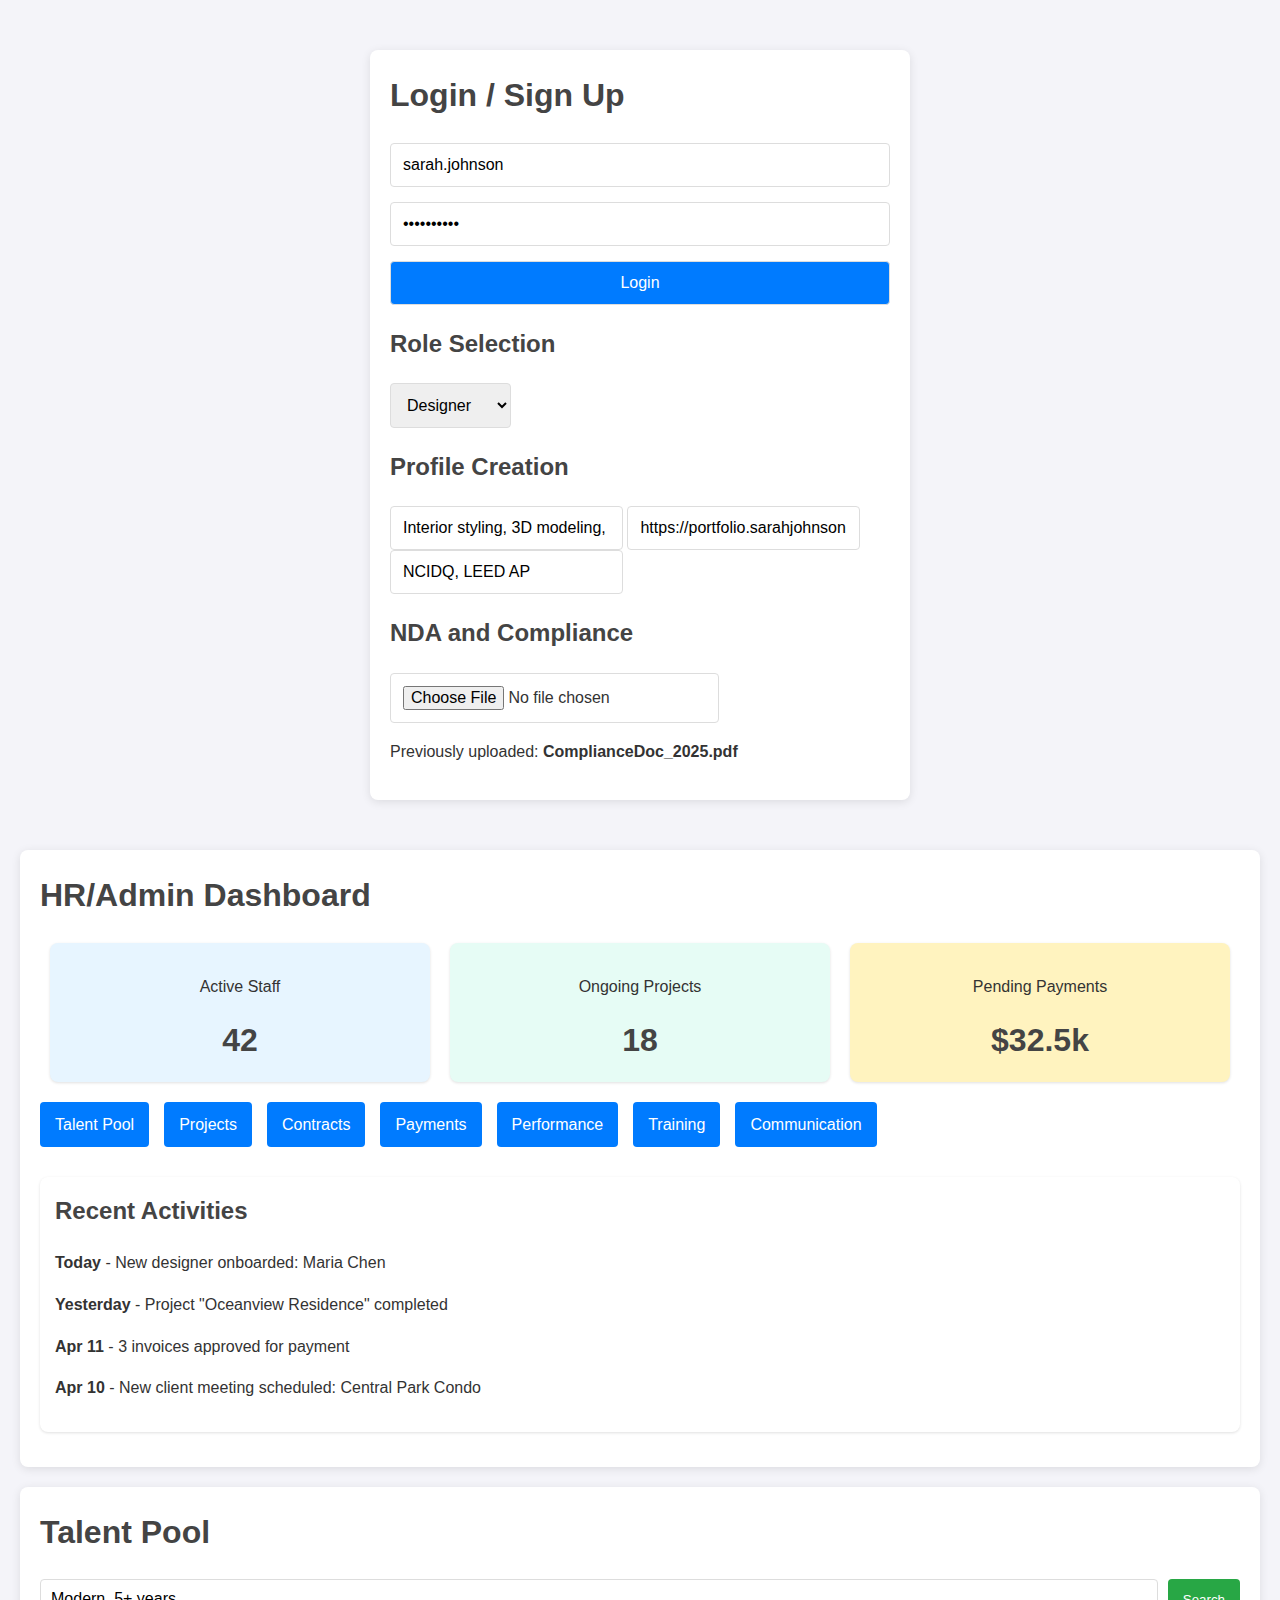
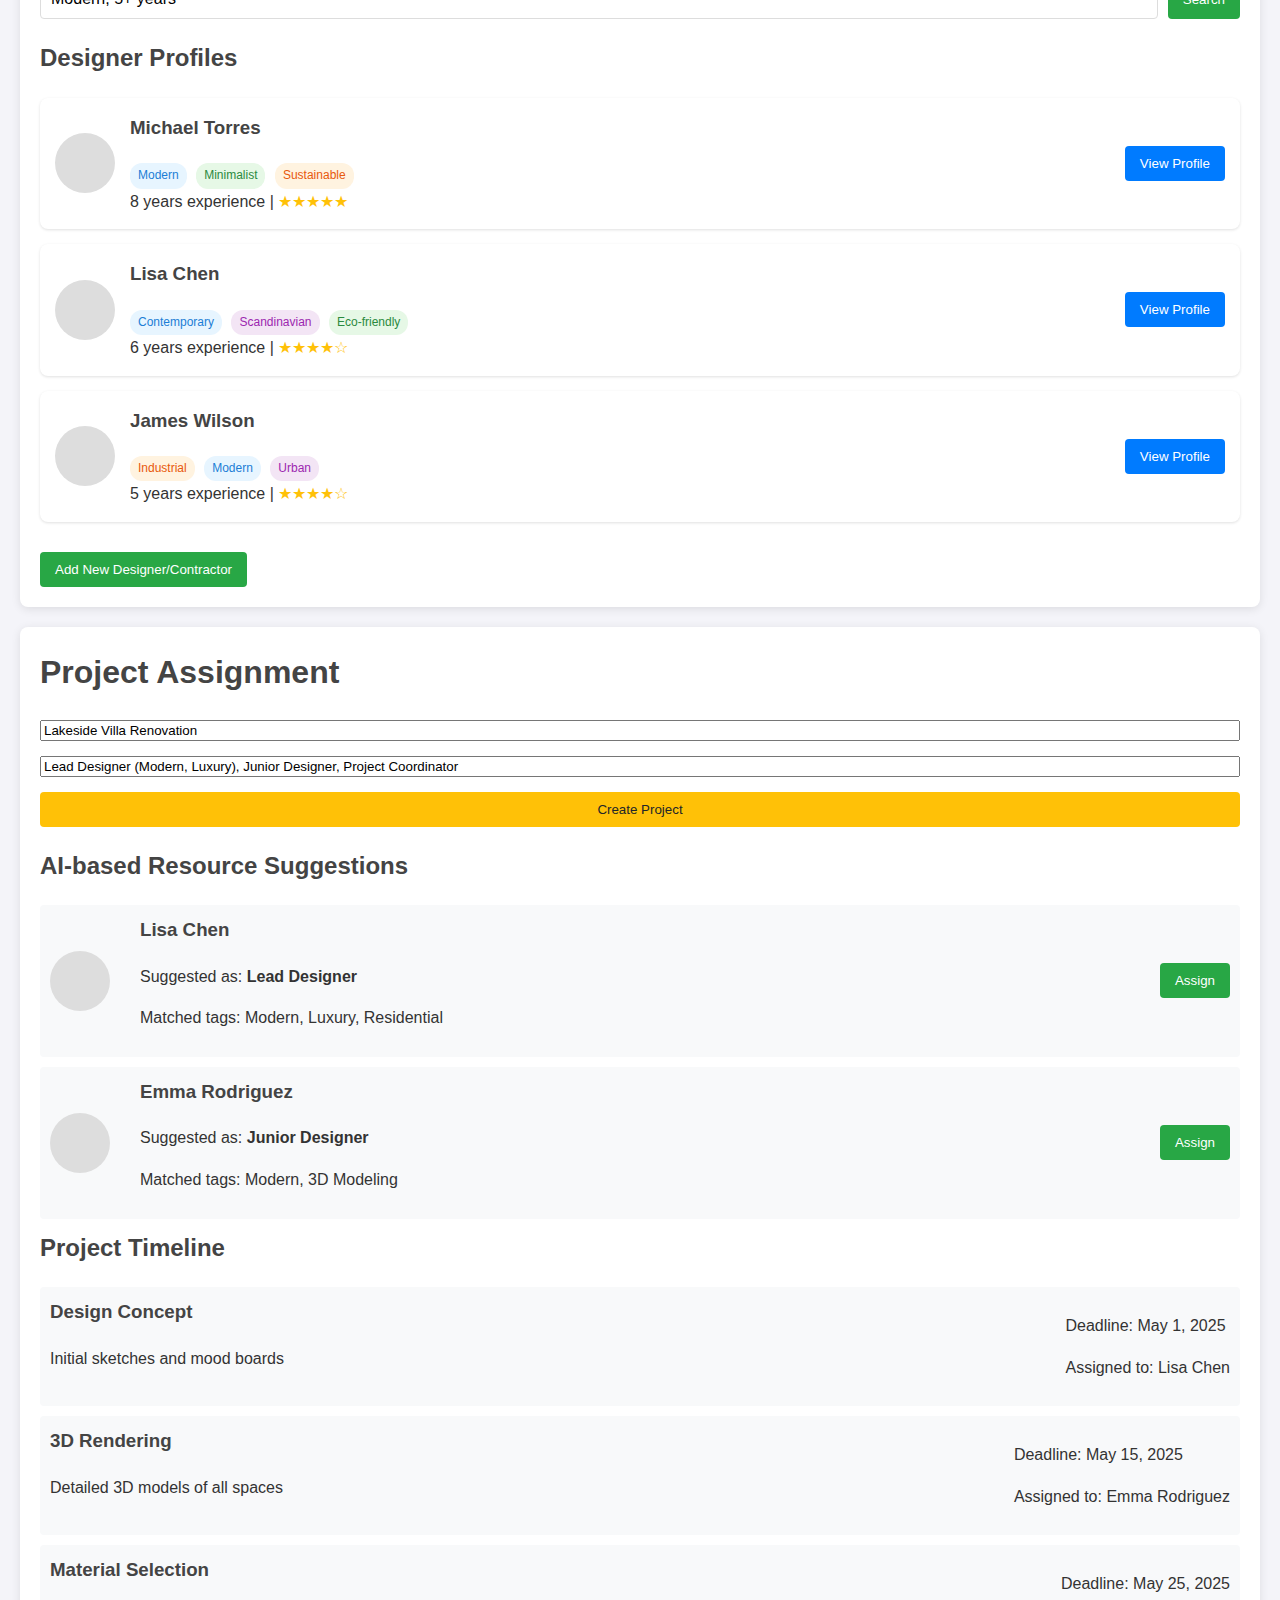
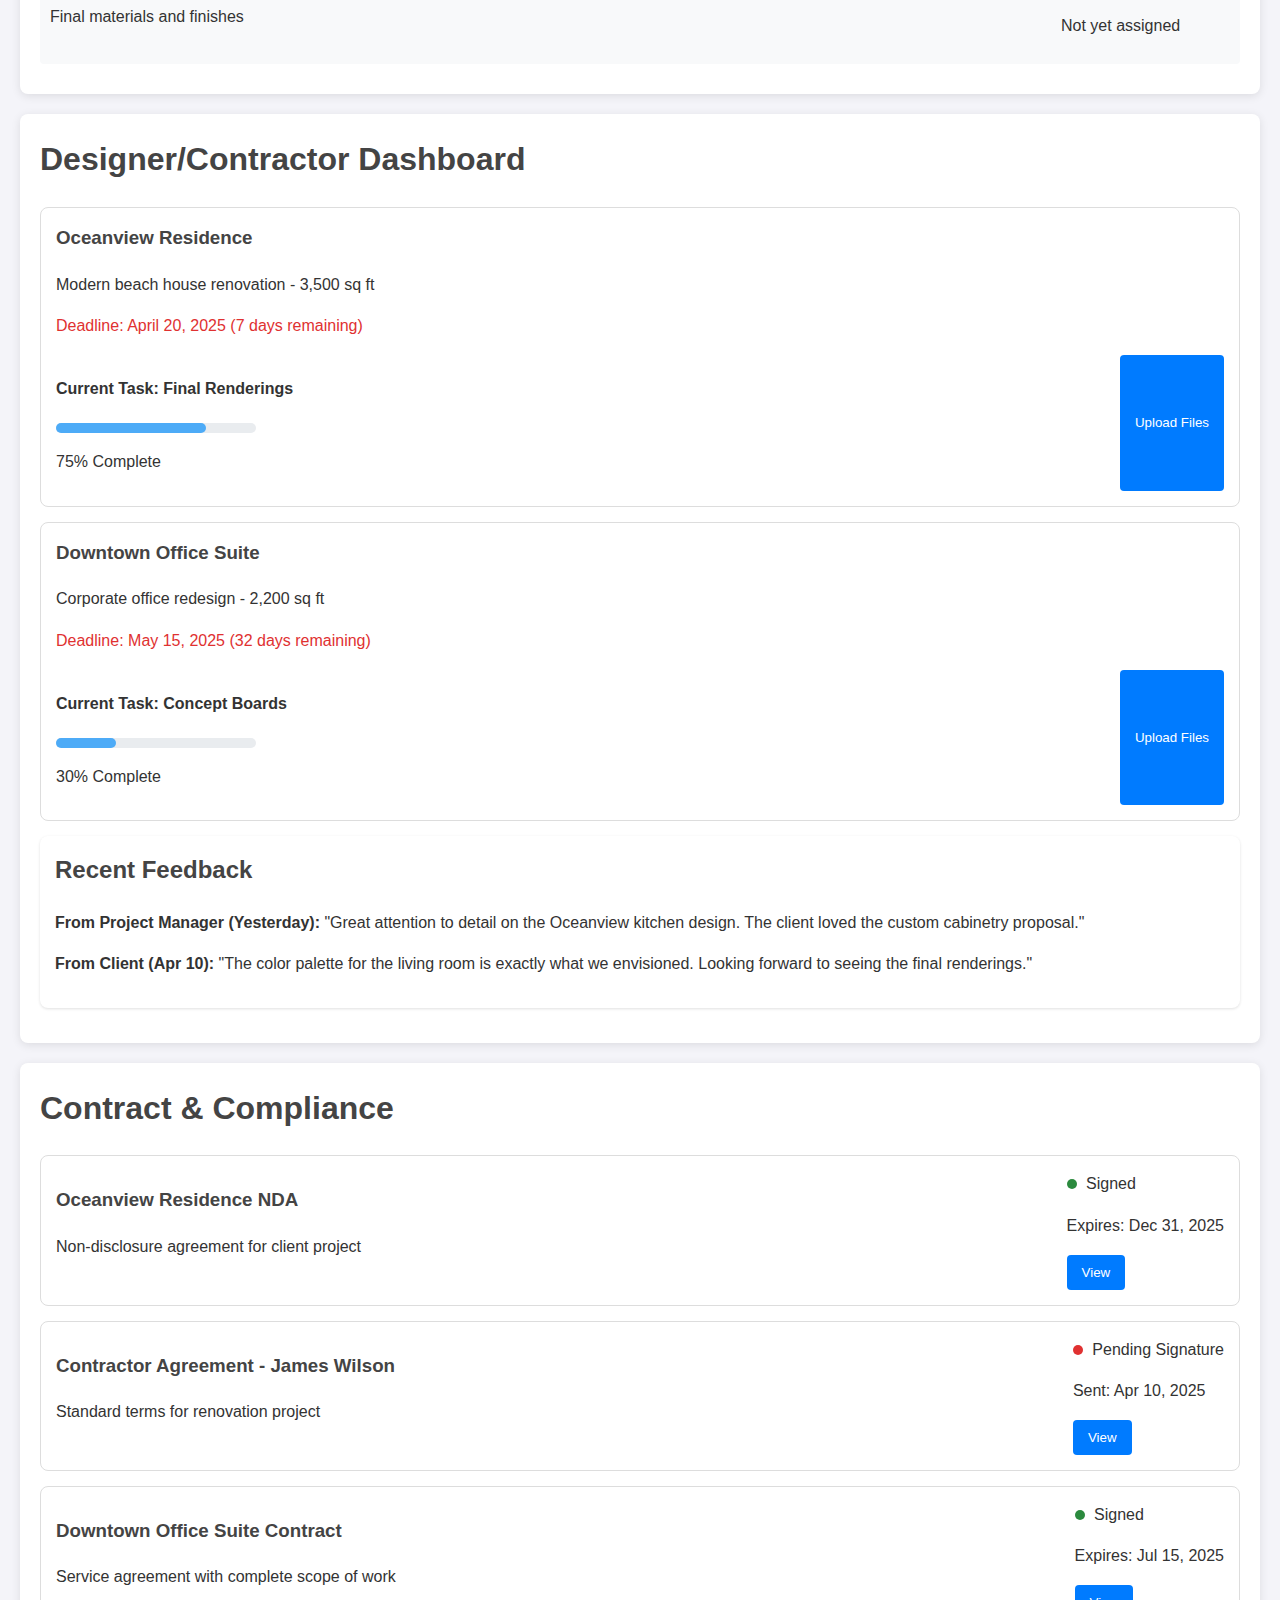
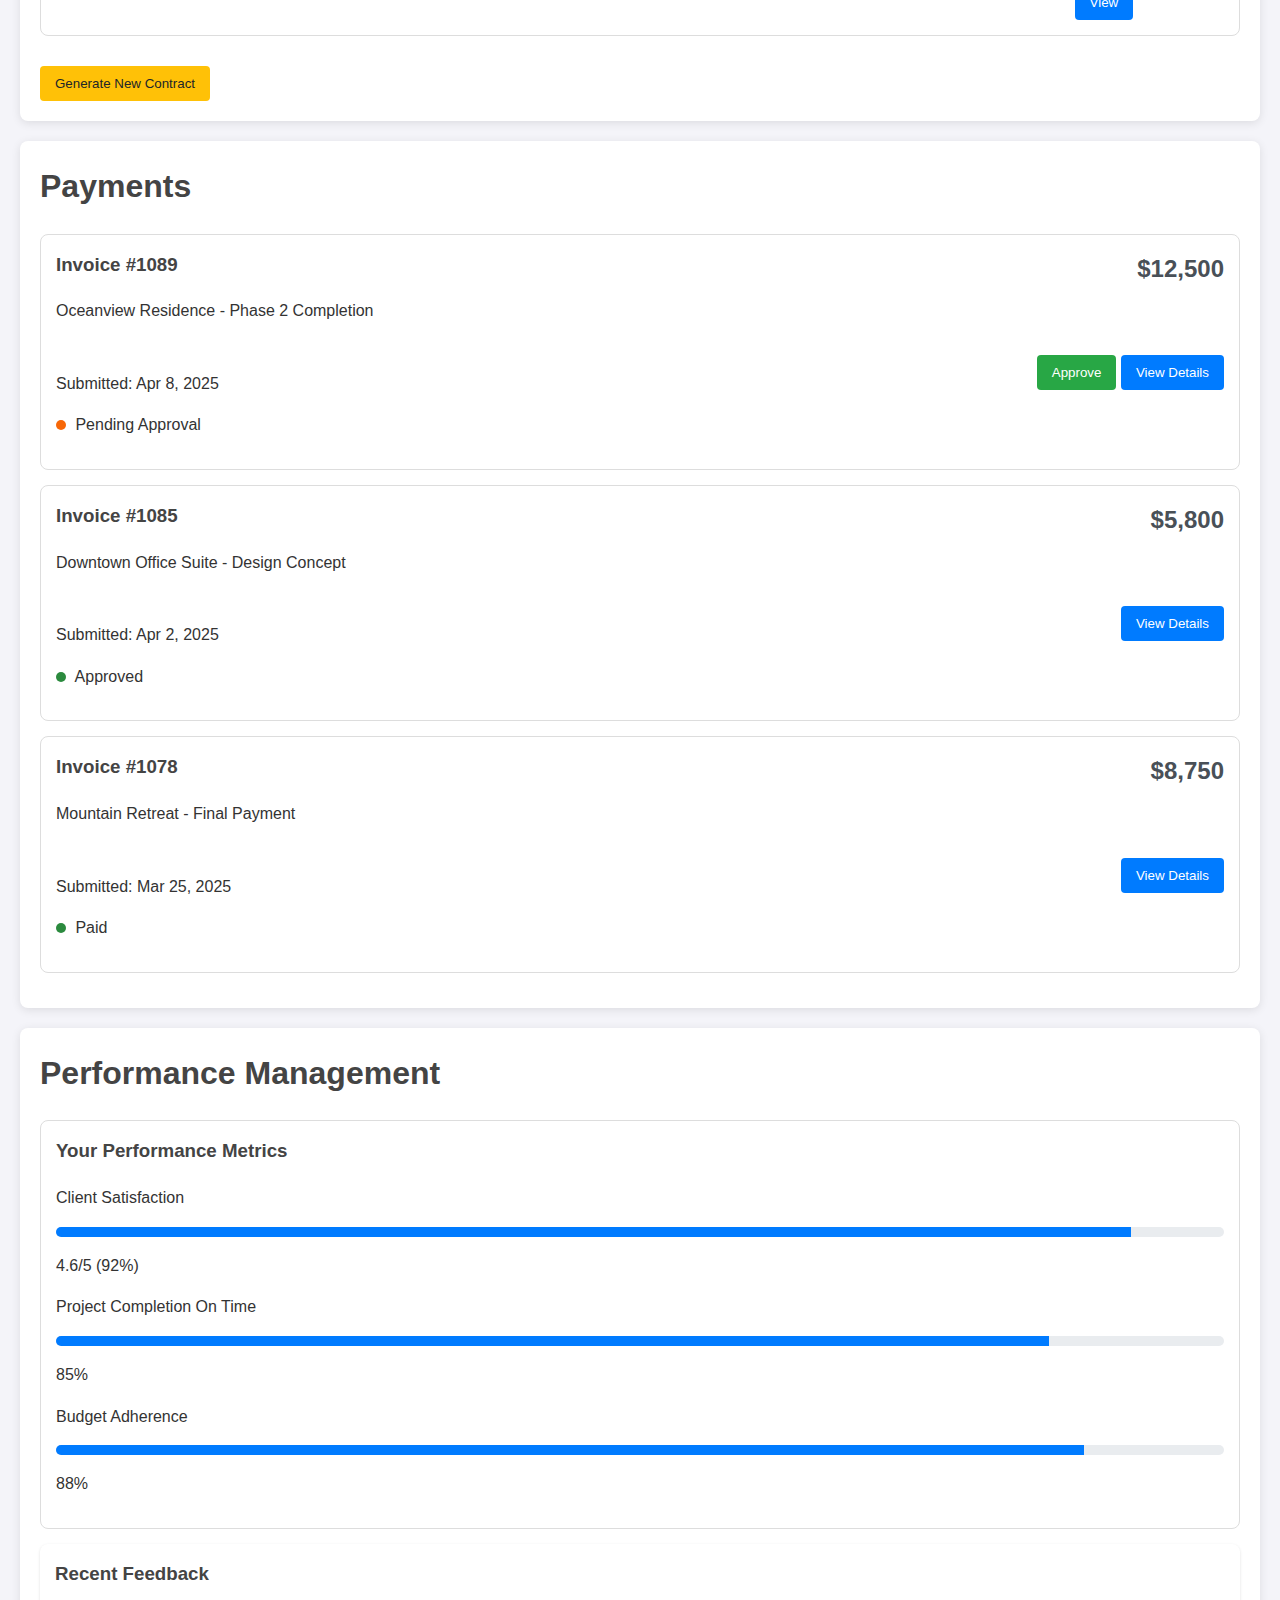
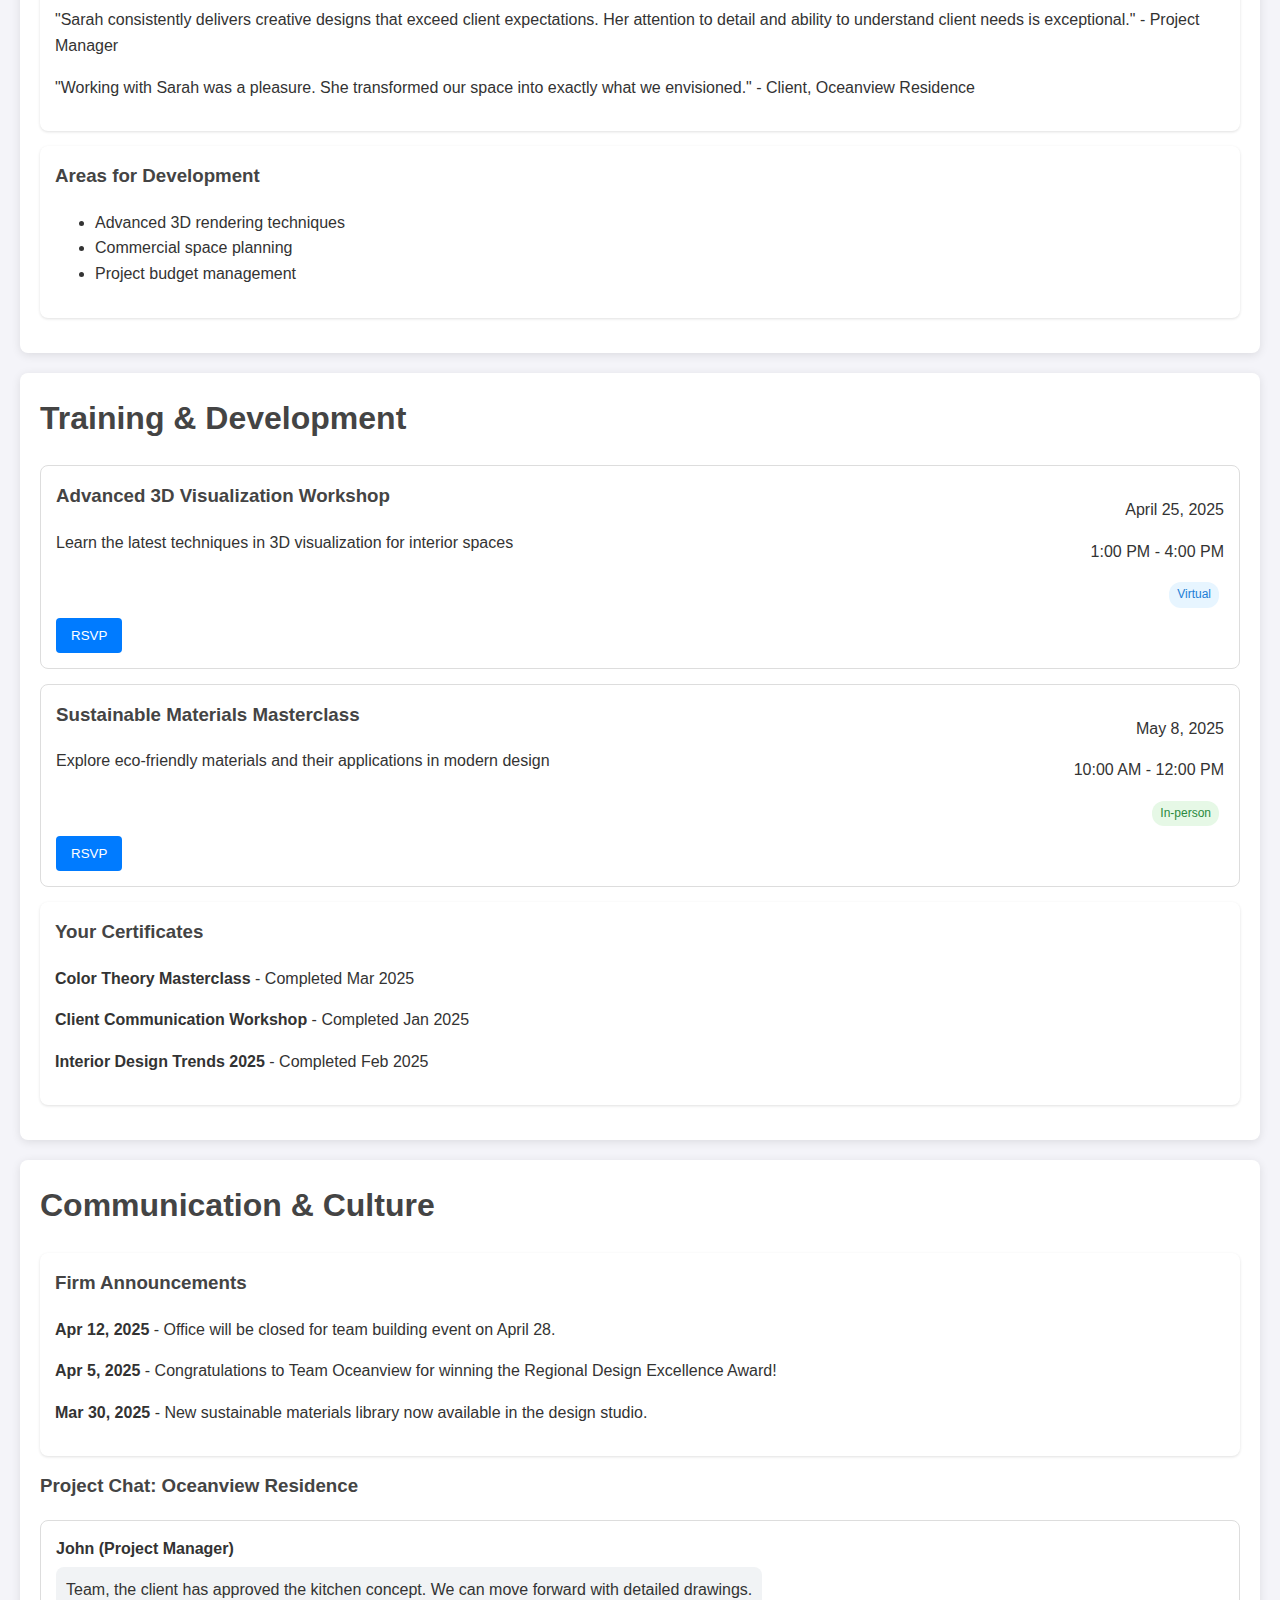
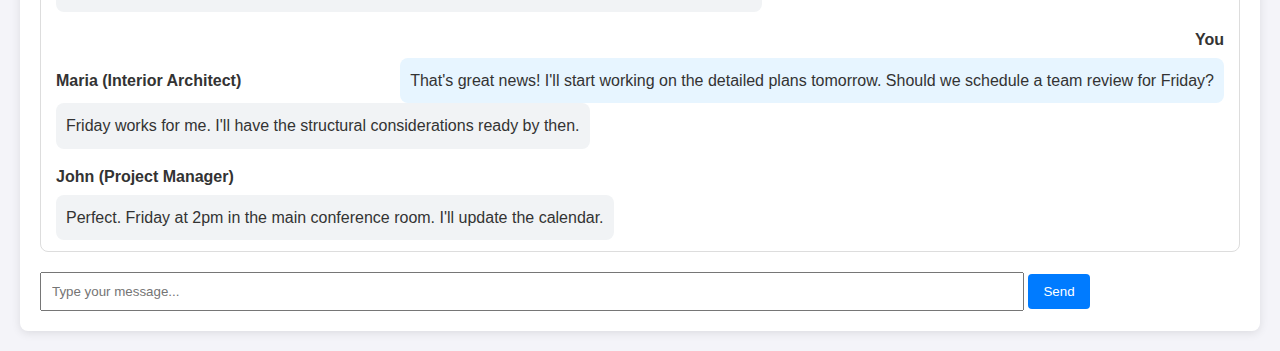
<file: index.html>
<!DOCTYPE html>
<html lang='en'>
<head>
    <meta charset='UTF-8'>
    <meta name='viewport' content='width=device-width, initial-scale=1.0'>
    <title>Interior Design Firm Application</title>
    <style>
        /* General Styles */
        body {
            font-family: 'Segoe UI', 'Roboto', sans-serif;
            margin: 0;
            padding: 0;
            background-color: #f4f4f9;
            color: #333;
            line-height: 1.6;
        }

        h1, h2, h3 {
            color: #444;
            margin-top: 0;
        }

        section {
            margin: 20px;
            padding: 20px;
            background: #fff;
            border-radius: 8px;
            box-shadow: 0 2px 10px rgba(0, 0, 0, 0.1);
        }

        .btn {
            padding: 10px 15px;
            border: none;
            border-radius: 4px;
            cursor: pointer;
            font-weight: 500;
            transition: all 0.3s ease;
        }

        .btn-primary {
            background-color: #007bff;
            color: white;
        }

        .btn-primary:hover {
            background-color: #0056b3;
        }

        .btn-success {
            background-color: #28a745;
            color: white;
        }

        .btn-success:hover {
            background-color: #218838;
        }

        .btn-warning {
            background-color: #ffc107;
            color: #212529;
        }

        .btn-warning:hover {
            background-color: #e0a800;
        }

        .card {
            background: white;
            border-radius: 8px;
            padding: 15px;
            margin-bottom: 15px;
            box-shadow: 0 1px 3px rgba(0,0,0,0.12);
        }

        .badge {
            display: inline-block;
            padding: 3px 8px;
            font-size: 12px;
            border-radius: 12px;
            margin-right: 5px;
        }

        .badge-blue { background: #e7f5ff; color: #1c7ed6; }
        .badge-green { background: #e6f8e6; color: #2b8a3e; }
        .badge-orange { background: #fff3e0; color: #e8590c; }
        .badge-purple { background: #f3e5f5; color: #9c27b0; }

        .stats-container {
            display: flex;
            justify-content: space-between;
            margin-bottom: 20px;
        }

        .stat-card {
            flex: 1;
            margin: 0 10px;
            padding: 15px;
            border-radius: 8px;
            text-align: center;
            box-shadow: 0 1px 3px rgba(0,0,0,0.12);
        }

        .stat-card h3 {
            margin: 0;
            font-size: 2em;
            font-weight: 700;
        }

        .profile-card {
            display: flex;
            align-items: center;
            padding: 15px;
            border-radius: 8px;
            background: white;
            margin-bottom: 15px;
            box-shadow: 0 1px 3px rgba(0,0,0,0.12);
        }

        .profile-pic {
            width: 60px;
            height: 60px;
            border-radius: 50%;
            background-color: #ddd;
            margin-right: 15px;
            background-size: cover;
            background-position: center;
        }

        .rating {
            color: #ffc107;
        }

        .status {
            display: inline-block;
            width: 10px;
            height: 10px;
            border-radius: 50%;
            margin-right: 5px;
        }
        
        .status-green { background-color: #2b8a3e; }
        .status-red { background-color: #e03131; }
        .status-orange { background-color: #f76707; }

        /* Login / Onboarding */
        #login-onboarding {
            max-width: 500px;
            margin: 50px auto;
        }

        #login-onboarding form {
            display: flex;
            flex-direction: column;
            gap: 15px;
            margin-bottom: 20px;
        }

        #login-onboarding input, 
        #login-onboarding button,
        #login-onboarding select {
            padding: 12px;
            border: 1px solid #ddd;
            border-radius: 4px;
            font-size: 16px;
        }

        #login-onboarding div {
            margin-top: 20px;
        }

        /* HR/Admin Dashboard */
        #hr-admin-dashboard nav ul {
            list-style: none;
            padding: 0;
            display: flex;
            flex-wrap: wrap;
            gap: 15px;
            margin-bottom: 30px;
        }

        #hr-admin-dashboard nav ul li {
            padding: 10px 15px;
            background: #007bff;
            color: white;
            border-radius: 4px;
            cursor: pointer;
            font-weight: 500;
        }

        #hr-admin-dashboard nav ul li:hover {
            background: #0056b3;
        }

        /* Talent Pool */
        .search-bar {
            display: flex;
            gap: 10px;
            margin-bottom: 20px;
        }

        .search-bar input {
            flex: 1;
            padding: 10px;
            border: 1px solid #ddd;
            border-radius: 4px;
            font-size: 16px;
        }

        /* Project Assignment */
        #project-assignment form {
            display: flex;
            flex-direction: column;
            gap: 15px;
            margin-bottom: 20px;
        }

        .team-suggestion {
            display: flex;
            align-items: center;
            margin-bottom: 10px;
            padding: 10px;
            background: #f8f9fa;
            border-radius: 4px;
        }

        .milestone {
            display: flex;
            justify-content: space-between;
            padding: 10px;
            background: #f8f9fa;
            border-radius: 4px;
            margin-bottom: 10px;
        }

        /* Designer/Contractor Dashboard */
        .project-card {
            border: 1px solid #ddd;
            border-radius: 8px;
            padding: 15px;
            margin-bottom: 15px;
        }

        .project-card h3 {
            margin-top: 0;
        }

        .project-card .deadline {
            color: #e03131;
            font-weight: 500;
        }

        /* Contract & Compliance */
        .document-card {
            display: flex;
            justify-content: space-between;
            align-items: center;
            border: 1px solid #ddd;
            border-radius: 8px;
            padding: 15px;
            margin-bottom: 15px;
        }

        /* Payments */
        .invoice-card {
            border: 1px solid #ddd;
            border-radius: 8px;
            padding: 15px;
            margin-bottom: 15px;
        }

        .invoice-card .amount {
            font-size: 1.5em;
            font-weight: bold;
            color: #495057;
        }

        /* Performance Management */
        .performance-card {
            border: 1px solid #ddd;
            border-radius: 8px;
            padding: 15px;
            margin-bottom: 15px;
        }

        .performance-meter {
            height: 10px;
            background: #e9ecef;
            border-radius: 5px;
            margin: 10px 0;
            overflow: hidden;
        }

        .performance-value {
            height: 100%;
            background: #007bff;
        }

        /* Training & Development */
        .training-card {
            border: 1px solid #ddd;
            border-radius: 8px;
            padding: 15px;
            margin-bottom: 15px;
        }

        /* Communication & Culture */
        .chat-container {
            border: 1px solid #ddd;
            border-radius: 8px;
            padding: 15px;
            margin-bottom: 15px;
            max-height: 300px;
            overflow-y: auto;
        }

        .chat-message {
            margin-bottom: 15px;
        }

        .chat-sender {
            font-weight: bold;
            margin-bottom: 5px;
        }

        .chat-bubble {
            background: #f1f3f5;
            padding: 10px;
            border-radius: 8px;
            display: inline-block;
            max-width: 80%;
        }

        .chat-self .chat-bubble {
            background: #e7f5ff;
            float: right;
        }

        .chat-self {
            text-align: right;
            clear: both;
        }
    </style>
</head>
<body>
    <!-- Login / Onboarding -->
    <section id='login-onboarding'>
        <h1>Login / Sign Up</h1>
        <form>
            <input type='text' placeholder='Username' value="sarah.johnson">
            <input type='password' placeholder='Password' value="••••••••••">
            <button type='submit' class="btn btn-primary">Login</button>
        </form>
        <div>
            <h2>Role Selection</h2>
            <select>
                <option>HR</option>
                <option selected>Designer</option>
                <option>PM</option>
                <option>Contractor</option>
            </select>
        </div>
        <div>
            <h2>Profile Creation</h2>
            <input type='text' placeholder='Skills' value="Interior styling, 3D modeling, Color theory">
            <input type='text' placeholder='Portfolio' value="https://portfolio.sarahjohnson.com">
            <input type='text' placeholder='Certifications' value="NCIDQ, LEED AP">
        </div>
        <div>
            <h2>NDA and Compliance</h2>
            <input type='file'>
            <p>Previously uploaded: <strong>ComplianceDoc_2025.pdf</strong></p>
        </div>
    </section>

    <!-- HR/Admin Dashboard -->
    <section id='hr-admin-dashboard'>
        <h1>HR/Admin Dashboard</h1>
        <div class="stats-container">
            <div class="stat-card" style="background-color: #e7f5ff;">
                <p>Active Staff</p>
                <h3>42</h3>
            </div>
            <div class="stat-card" style="background-color: #e6fcf5;">
                <p>Ongoing Projects</p>
                <h3>18</h3>
            </div>
            <div class="stat-card" style="background-color: #fff3bf;">
                <p>Pending Payments</p>
                <h3>$32.5k</h3>
            </div>
        </div>
        <nav>
            <ul>
                <li>Talent Pool</li>
                <li>Projects</li>
                <li>Contracts</li>
                <li>Payments</li>
                <li>Performance</li>
                <li>Training</li>
                <li>Communication</li>
            </ul>
        </nav>
        <div class="card">
            <h2>Recent Activities</h2>
            <p><strong>Today</strong> - New designer onboarded: Maria Chen</p>
            <p><strong>Yesterday</strong> - Project "Oceanview Residence" completed</p>
            <p><strong>Apr 11</strong> - 3 invoices approved for payment</p>
            <p><strong>Apr 10</strong> - New client meeting scheduled: Central Park Condo</p>
        </div>
    </section>

    <!-- Talent Pool -->
    <section id='talent-pool'>
        <h1>Talent Pool</h1>
        <div class="search-bar">
            <input type='text' placeholder='Filter designers/contractors' value="Modern, 5+ years">
            <button class="btn btn-success">Search</button>
        </div>
        
        <h2>Designer Profiles</h2>
        
        <div class="profile-card">
            <div class="profile-pic" style="background-image: url('https://randomuser.me/api/portraits/men/32.jpg');"></div>
            <div style="flex: 1;">
                <h3>Michael Torres</h3>
                <div>
                    <span class="badge badge-blue">Modern</span>
                    <span class="badge badge-green">Minimalist</span>
                    <span class="badge badge-orange">Sustainable</span>
                </div>
                <div>8 years experience | <span class="rating">★★★★★</span></div>
            </div>
            <button class="btn btn-primary">View Profile</button>
        </div>
        
        <div class="profile-card">
            <div class="profile-pic" style="background-image: url('https://randomuser.me/api/portraits/women/44.jpg');"></div>
            <div style="flex: 1;">
                <h3>Lisa Chen</h3>
                <div>
                    <span class="badge badge-blue">Contemporary</span>
                    <span class="badge badge-purple">Scandinavian</span>
                    <span class="badge badge-green">Eco-friendly</span>
                </div>
                <div>6 years experience | <span class="rating">★★★★☆</span></div>
            </div>
            <button class="btn btn-primary">View Profile</button>
        </div>
        
        <div class="profile-card">
            <div class="profile-pic" style="background-image: url('https://randomuser.me/api/portraits/men/75.jpg');"></div>
            <div style="flex: 1;">
                <h3>James Wilson</h3>
                <div>
                    <span class="badge badge-orange">Industrial</span>
                    <span class="badge badge-blue">Modern</span>
                    <span class="badge badge-purple">Urban</span>
                </div>
                <div>5 years experience | <span class="rating">★★★★☆</span></div>
            </div>
            <button class="btn btn-primary">View Profile</button>
        </div>
        
        <button class="btn btn-success" style="margin-top: 15px;">Add New Designer/Contractor</button>
    </section>

    <!-- Project Assignment -->
    <section id='project-assignment'>
        <h1>Project Assignment</h1>
        <form>
            <input type='text' placeholder='Project Name' value="Lakeside Villa Renovation">
            <input type='text' placeholder='Roles and Required Skills' value="Lead Designer (Modern, Luxury), Junior Designer, Project Coordinator">
            <button class="btn btn-warning">Create Project</button>
        </form>
        
        <h2>AI-based Resource Suggestions</h2>
        
        <div class="team-suggestion">
            <div class="profile-pic" style="background-image: url('https://randomuser.me/api/portraits/women/44.jpg');"></div>
            <div style="flex: 1; margin-left: 15px;">
                <h3>Lisa Chen</h3>
                <p>Suggested as: <strong>Lead Designer</strong></p>
                <p>Matched tags: Modern, Luxury, Residential</p>
            </div>
            <button class="btn btn-success">Assign</button>
        </div>
        
        <div class="team-suggestion">
            <div class="profile-pic" style="background-image: url('https://randomuser.me/api/portraits/women/66.jpg');"></div>
            <div style="flex: 1; margin-left: 15px;">
                <h3>Emma Rodriguez</h3>
                <p>Suggested as: <strong>Junior Designer</strong></p>
                <p>Matched tags: Modern, 3D Modeling</p>
            </div>
            <button class="btn btn-success">Assign</button>
        </div>
        
        <h2>Project Timeline</h2>
        
        <div class="milestone">
            <div>
                <h3>Design Concept</h3>
                <p>Initial sketches and mood boards</p>
            </div>
            <div>
                <p>Deadline: May 1, 2025</p>
                <p>Assigned to: Lisa Chen</p>
            </div>
        </div>
        
        <div class="milestone">
            <div>
                <h3>3D Rendering</h3>
                <p>Detailed 3D models of all spaces</p>
            </div>
            <div>
                <p>Deadline: May 15, 2025</p>
                <p>Assigned to: Emma Rodriguez</p>
            </div>
        </div>
        
        <div class="milestone">
            <div>
                <h3>Material Selection</h3>
                <p>Final materials and finishes</p>
            </div>
            <div>
                <p>Deadline: May 25, 2025</p>
                <p>Not yet assigned</p>
            </div>
        </div>
    </section>

    <!-- Designer/Contractor Dashboard -->
    <section id='designer-contractor-dashboard'>
        <h1>Designer/Contractor Dashboard</h1>
        
        <div class="project-card">
            <h3>Oceanview Residence</h3>
            <p>Modern beach house renovation - 3,500 sq ft</p>
            <p class="deadline">Deadline: April 20, 2025 (7 days remaining)</p>
            <div style="display: flex; justify-content: space-between; margin-top: 15px;">
                <div>
                    <h4>Current Task: Final Renderings</h4>
                    <div style="background: #e9ecef; height: 10px; width: 200px; border-radius: 5px; margin-top: 10px;">
                        <div style="background: #4dabf7; height: 10px; width: 75%; border-radius: 5px;"></div>
                    </div>
                    <p>75% Complete</p>
                </div>
                <button class="btn btn-primary">Upload Files</button>
            </div>
        </div>
        
        <div class="project-card">
            <h3>Downtown Office Suite</h3>
            <p>Corporate office redesign - 2,200 sq ft</p>
            <p class="deadline">Deadline: May 15, 2025 (32 days remaining)</p>
            <div style="display: flex; justify-content: space-between; margin-top: 15px;">
                <div>
                    <h4>Current Task: Concept Boards</h4>
                    <div style="background: #e9ecef; height: 10px; width: 200px; border-radius: 5px; margin-top: 10px;">
                        <div style="background: #4dabf7; height: 10px; width: 30%; border-radius: 5px;"></div>
                    </div>
                    <p>30% Complete</p>
                </div>
                <button class="btn btn-primary">Upload Files</button>
            </div>
        </div>
        
        <div class="card">
            <h2>Recent Feedback</h2>
            <p><strong>From Project Manager (Yesterday):</strong> "Great attention to detail on the Oceanview kitchen design. The client loved the custom cabinetry proposal."</p>
            <p><strong>From Client (Apr 10):</strong> "The color palette for the living room is exactly what we envisioned. Looking forward to seeing the final renderings."</p>
        </div>
    </section>

    <!-- Contract & Compliance -->
    <section id='contract-compliance'>
        <h1>Contract & Compliance</h1>
        
        <div class="document-card">
            <div>
                <h3>Oceanview Residence NDA</h3>
                <p>Non-disclosure agreement for client project</p>
            </div>
            <div>
                <span class="status status-green"></span> Signed
                <p>Expires: Dec 31, 2025</p>
                <button class="btn btn-primary">View</button>
            </div>
        </div>
        
        <div class="document-card">
            <div>
                <h3>Contractor Agreement - James Wilson</h3>
                <p>Standard terms for renovation project</p>
            </div>
            <div>
                <span class="status status-red"></span> Pending Signature
                <p>Sent: Apr 10, 2025</p>
                <button class="btn btn-primary">View</button>
            </div>
        </div>
        
        <div class="document-card">
            <div>
                <h3>Downtown Office Suite Contract</h3>
                <p>Service agreement with complete scope of work</p>
            </div>
            <div>
                <span class="status status-green"></span> Signed
                <p>Expires: Jul 15, 2025</p>
                <button class="btn btn-primary">View</button>
            </div>
        </div>
        
        <button class="btn btn-warning" style="margin-top: 15px;">Generate New Contract</button>
    </section>

    <!-- Payments -->
    <section id='payments'>
        <h1>Payments</h1>
        
        <div class="invoice-card">
            <div style="display: flex; justify-content: space-between;">
                <div>
                    <h3>Invoice #1089</h3>
                    <p>Oceanview Residence - Phase 2 Completion</p>
                </div>
                <div class="amount">$12,500</div>
            </div>
            <div style="display: flex; justify-content: space-between; margin-top: 15px;">
                <div>
                    <p>Submitted: Apr 8, 2025</p>
                    <p><span class="status status-orange"></span> Pending Approval</p>
                </div>
                <div>
                    <button class="btn btn-success">Approve</button>
                    <button class="btn btn-primary">View Details</button>
                </div>
            </div>
        </div>
        
        <div class="invoice-card">
            <div style="display: flex; justify-content: space-between;">
                <div>
                    <h3>Invoice #1085</h3>
                    <p>Downtown Office Suite - Design Concept</p>
                </div>
                <div class="amount">$5,800</div>
            </div>
            <div style="display: flex; justify-content: space-between; margin-top: 15px;">
                <div>
                    <p>Submitted: Apr 2, 2025</p>
                    <p><span class="status status-green"></span> Approved</p>
                </div>
                <div>
                    <button class="btn btn-primary">View Details</button>
                </div>
            </div>
        </div>
        
        <div class="invoice-card">
            <div style="display: flex; justify-content: space-between;">
                <div>
                    <h3>Invoice #1078</h3>
                    <p>Mountain Retreat - Final Payment</p>
                </div>
                <div class="amount">$8,750</div>
            </div>
            <div style="display: flex; justify-content: space-between; margin-top: 15px;">
                <div>
                    <p>Submitted: Mar 25, 2025</p>
                    <p><span class="status status-green"></span> Paid</p>
                </div>
                <div>
                    <button class="btn btn-primary">View Details</button>
                </div>
            </div>
        </div>
    </section>

    <!-- Performance Management -->
    <section id='performance-management'>
        <h1>Performance Management</h1>
        
        <div class="performance-card">
            <h3>Your Performance Metrics</h3>
            
            <div>
                <p>Client Satisfaction</p>
                <div class="performance-meter">
                    <div class="performance-value" style="width: 92%;"></div>
                </div>
                <p>4.6/5 (92%)</p>
            </div>
            
            <div style="margin-top: 15px;">
                <p>Project Completion On Time</p>
                <div class="performance-meter">
                    <div class="performance-value" style="width: 85%;"></div>
                </div>
                <p>85%</p>
            </div>
            
            <div style="margin-top: 15px;">
                <p>Budget Adherence</p>
                <div class="performance-meter">
                    <div class="performance-value" style="width: 88%;"></div>
                </div>
                <p>88%</p>
            </div>
        </div>
        
        <div class="card">
            <h3>Recent Feedback</h3>
            <p>"Sarah consistently delivers creative designs that exceed client expectations. Her attention to detail and ability to understand client needs is exceptional." - Project Manager</p>
            <p>"Working with Sarah was a pleasure. She transformed our space into exactly what we envisioned." - Client, Oceanview Residence</p>
        </div>
        
        <div class="card">
            <h3>Areas for Development</h3>
            <ul>
                <li>Advanced 3D rendering techniques</li>
                <li>Commercial space planning</li>
                <li>Project budget management</li>
            </ul>
        </div>
    </section>

    <!-- Training & Development -->
    <section id='training-development'>
        <h1>Training & Development</h1>
        
        <div class="training-card">
            <div style="display: flex; justify-content: space-between;">
                <div>
                    <h3>Advanced 3D Visualization Workshop</h3>
                    <p>Learn the latest techniques in 3D visualization for interior spaces</p>
                </div>
                <div style="text-align: right;">
                    <p>April 25, 2025</p>
                    <p>1:00 PM - 4:00 PM</p>
                    <span class="badge badge-blue">Virtual</span>
                </div>
            </div>
            <button class="btn btn-primary" style="margin-top: 10px;">RSVP</button>
        </div>
        
        <div class="training-card">
            <div style="display: flex; justify-content: space-between;">
                <div>
                    <h3>Sustainable Materials Masterclass</h3>
                    <p>Explore eco-friendly materials and their applications in modern design</p>
                </div>
                <div style="text-align: right;">
                    <p>May 8, 2025</p>
                    <p>10:00 AM - 12:00 PM</p>
                    <span class="badge badge-green">In-person</span>
                </div>
            </div>
            <button class="btn btn-primary" style="margin-top: 10px;">RSVP</button>
        </div>
        
        <div class="card">
            <h3>Your Certificates</h3>
            <p><strong>Color Theory Masterclass</strong> - Completed Mar 2025</p>
            <p><strong>Client Communication Workshop</strong> - Completed Jan 2025</p>
            <p><strong>Interior Design Trends 2025</strong> - Completed Feb 2025</p>
        </div>
    </section>

    <!-- Communication & Culture -->
    <section id='communication-culture'>
        <h1>Communication & Culture</h1>
        
        <div class="card">
            <h3>Firm Announcements</h3>
            <p><strong>Apr 12, 2025</strong> - Office will be closed for team building event on April 28.</p>
            <p><strong>Apr 5, 2025</strong> - Congratulations to Team Oceanview for winning the Regional Design Excellence Award!</p>
            <p><strong>Mar 30, 2025</strong> - New sustainable materials library now available in the design studio.</p>
        </div>
        
        <h3>Project Chat: Oceanview Residence</h3>
        <div class="chat-container">
            <div class="chat-message">
                <div class="chat-sender">John (Project Manager)</div>
                <div class="chat-bubble">Team, the client has approved the kitchen concept. We can move forward with detailed drawings.</div>
            </div>
            
            <div class="chat-message chat-self">
                <div class="chat-sender">You</div>
                <div class="chat-bubble">That's great news! I'll start working on the detailed plans tomorrow. Should we schedule a team review for Friday?</div>
            </div>
            
            <div class="chat-message">
                <div class="chat-sender">Maria (Interior Architect)</div>
                <div class="chat-bubble">Friday works for me. I'll have the structural considerations ready by then.</div>
            </div>
            
            <div class="chat-message">
                <div class="chat-sender">John (Project Manager)</div>
                <div class="chat-bubble">Perfect. Friday at 2pm in the main conference room. I'll update the calendar.</div>
            </div>
            
            <div class="chat-message">
                <div class="chat-sender">Daniel (Contractor)</div>
                <div class="chat-bubble">I'll bring samples of the cabinet finishes we discussed. The supplier confirmed they're in stock.</div>
            </div>
        </div>
        
        <div style="margin-top: 20px;">
            <input type="text" placeholder="Type your message..." style="width: 80%; padding: 10px;">
            <button class="btn btn-primary">Send</button>
        </div>
    </section>
</body>
</html>
</file>
